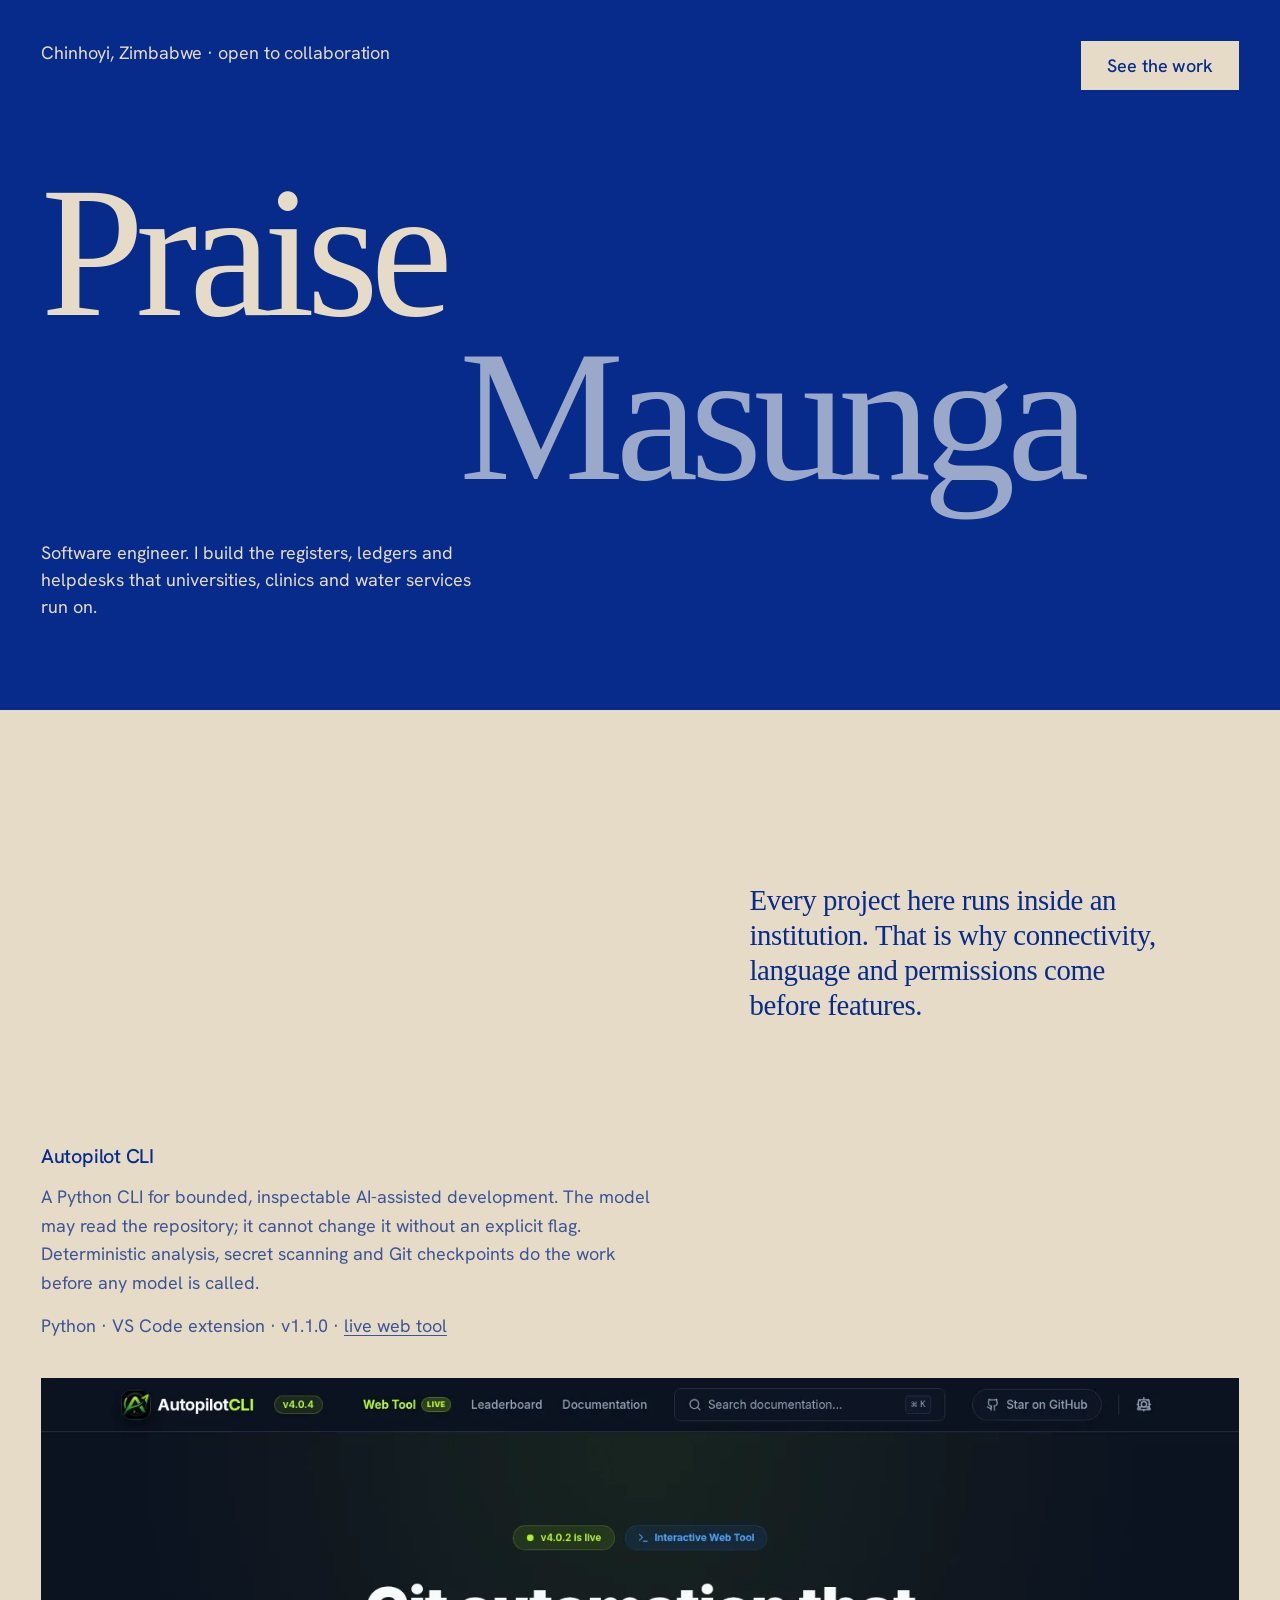
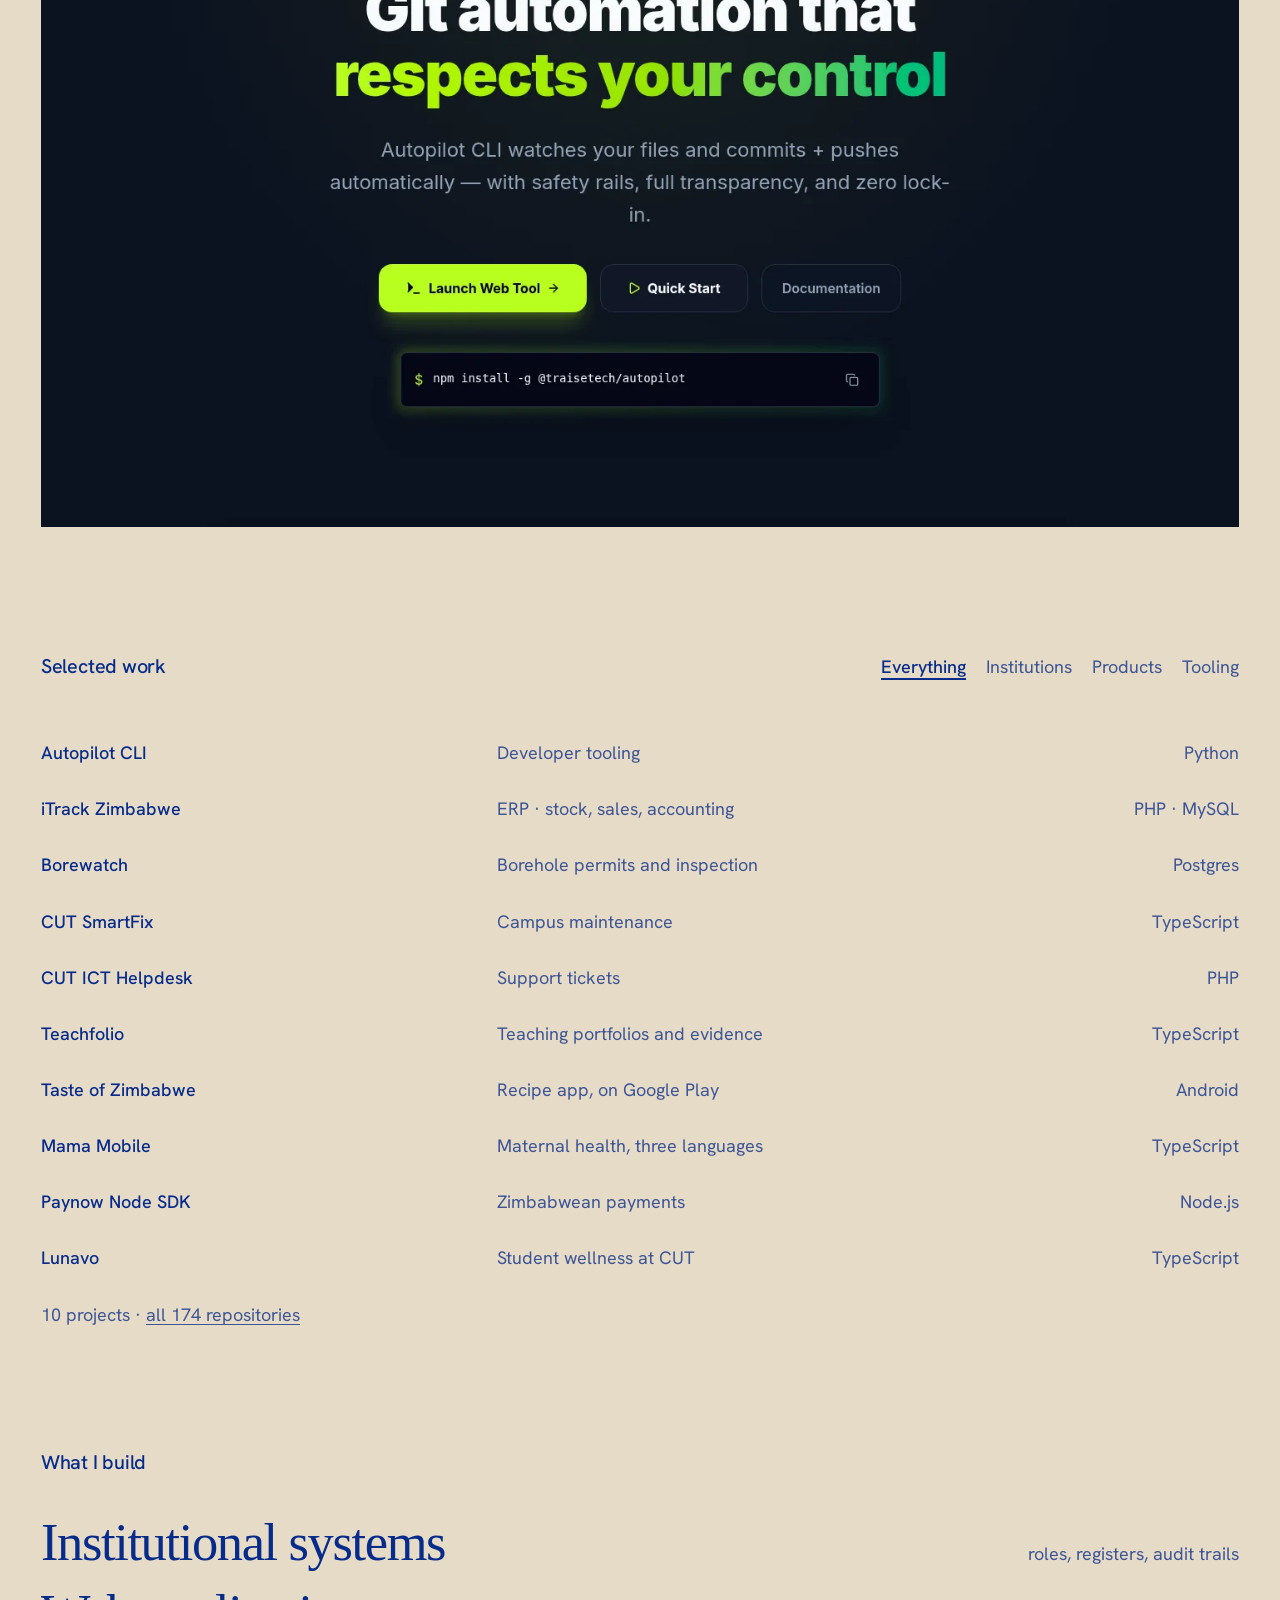
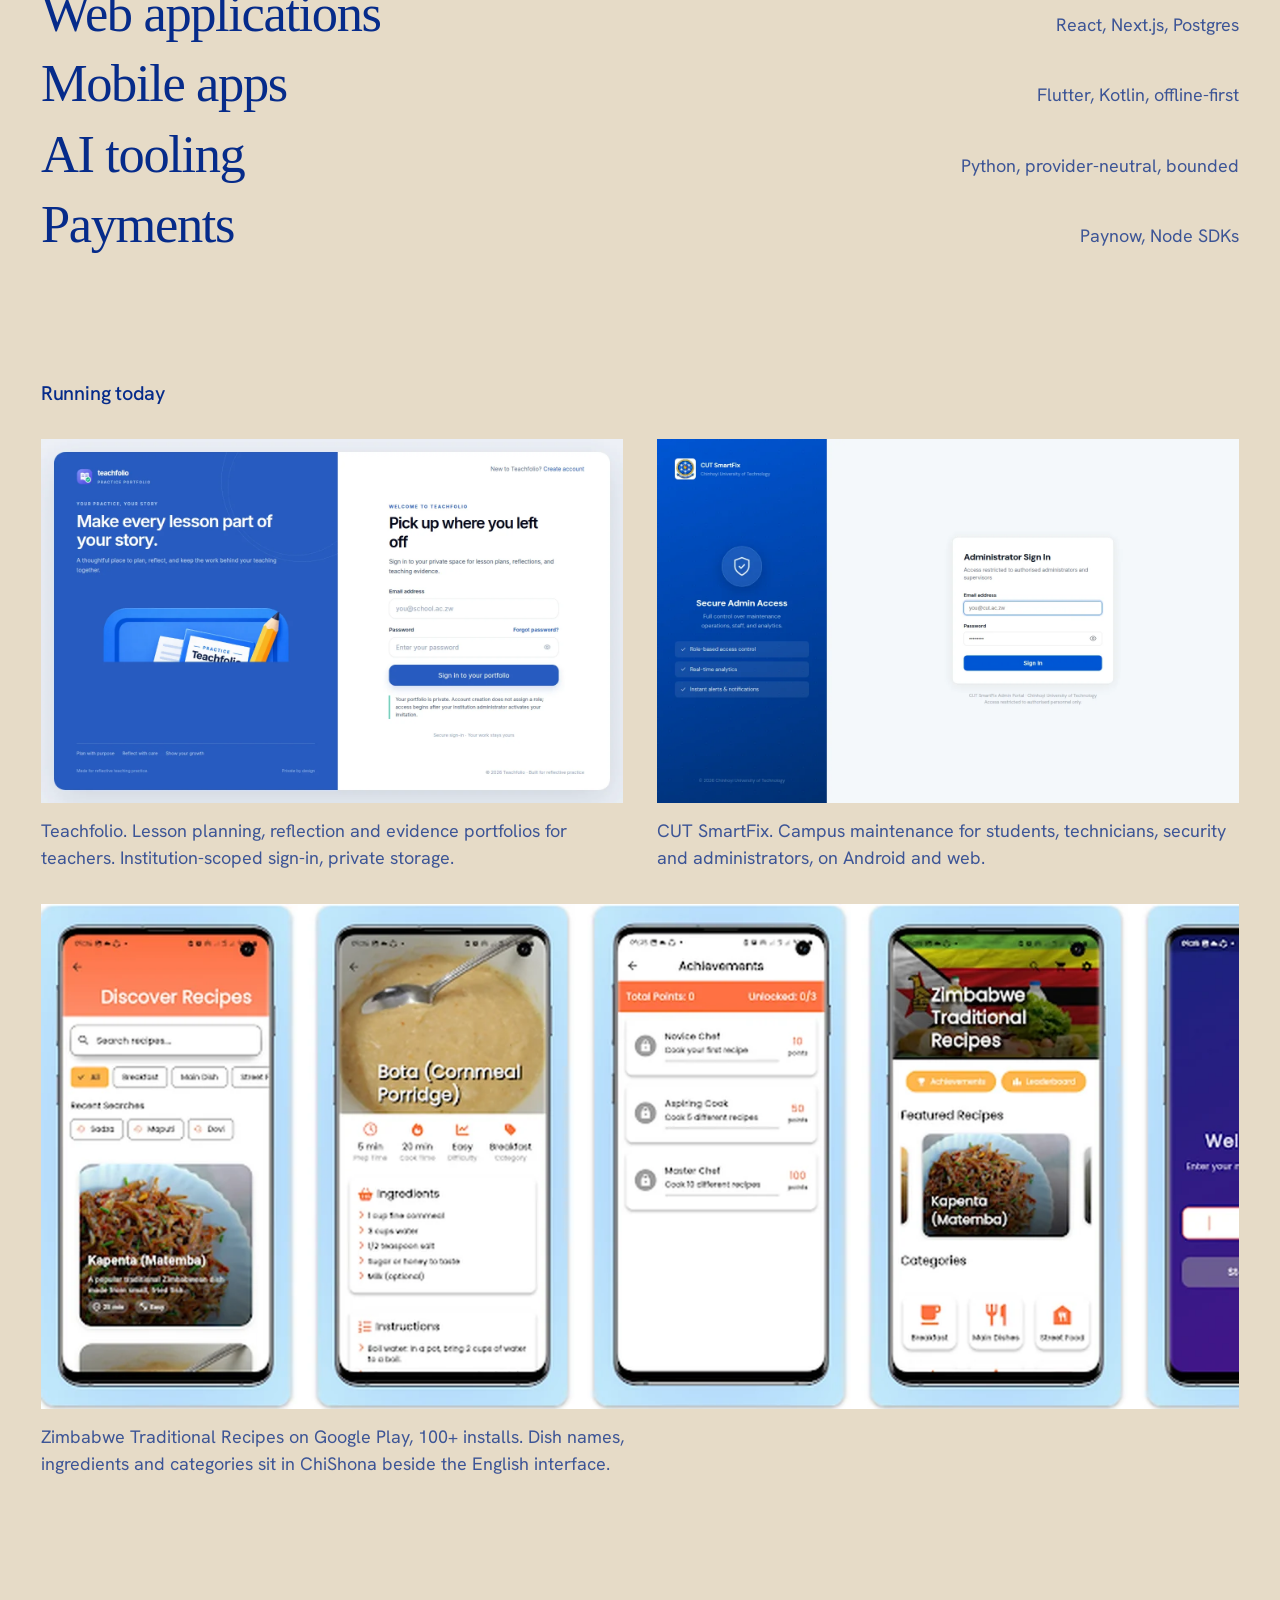
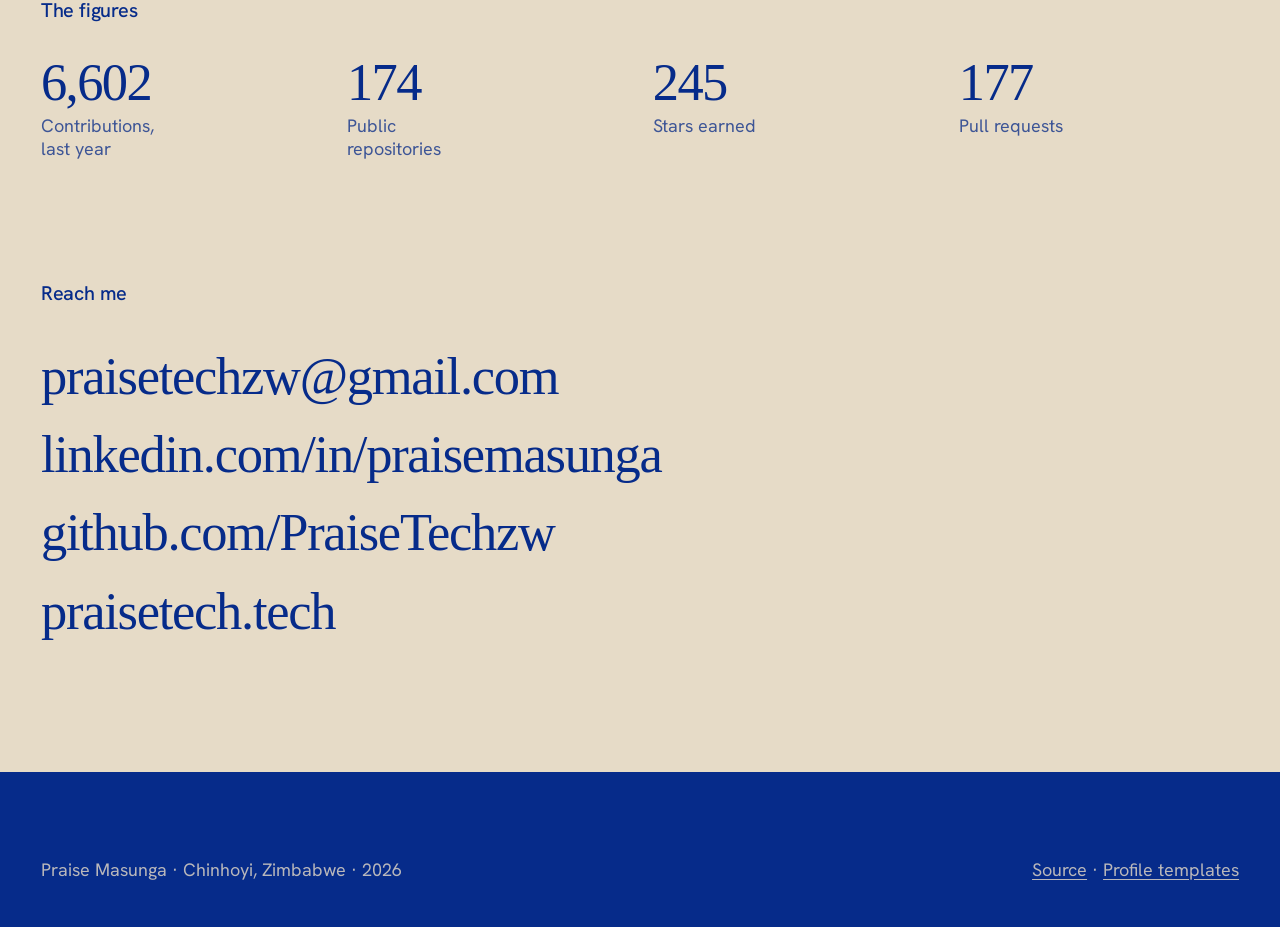
<file: site/index.html>
<!doctype html>
<html lang="en">
<head>
<meta charset="utf-8">
<meta name="viewport" content="width=device-width, initial-scale=1">
<title>Praise Masunga, software engineer in Chinhoyi</title>
<meta name="description" content="Praise Masunga builds web, mobile and AI systems for universities, clinics, water services and small businesses in Zimbabwe. Selected work, live products and contact.">
<link rel="canonical" href="https://praisetechzw.github.io/PraiseTechzw/">
<link rel="icon" href="./favicon.svg" type="image/svg+xml">
<meta name="theme-color" content="#062b8a">
<meta property="og:type" content="website">
<meta property="og:title" content="Praise Masunga, software engineer in Chinhoyi">
<meta property="og:description" content="Institutional software, mobile products and AI tooling, built in Zimbabwe.">
<meta property="og:url" content="https://praisetechzw.github.io/PraiseTechzw/">
<meta property="og:image" content="https://praisetechzw.github.io/PraiseTechzw/preview.png">
<meta name="twitter:card" content="summary_large_image">
<link rel="preconnect" href="https://api.fontshare.com">
<link rel="preconnect" href="https://cdn.fontshare.com" crossorigin>
<link rel="preconnect" href="https://fonts.googleapis.com">
<link rel="preconnect" href="https://fonts.gstatic.com" crossorigin>
<link href="https://api.fontshare.com/v2/css?f[]=zodiak@100,300,400&display=swap" rel="stylesheet">
<link href="https://fonts.googleapis.com/css2?family=Hanken+Grotesk:wght@400;500&display=swap" rel="stylesheet">
<link rel="stylesheet" href="./styles.css">
<script>document.documentElement.classList.add('js')</script>
<script type="application/ld+json">
{"@context":"https://schema.org","@type":"Person","name":"Praise Masunga","jobTitle":"Software engineer","url":"https://praisetech.tech","address":{"@type":"PostalAddress","addressLocality":"Chinhoyi","addressCountry":"ZW"},"sameAs":["https://github.com/PraiseTechzw","https://www.linkedin.com/in/praisemasunga/","https://x.com/praisetech_zw"]}
</script>
</head>
<body>

<header class="hero">
  <p class="hero-place">Chinhoyi, Zimbabwe<span class="place-more"> · open to collaboration</span></p>
  <a class="hero-action" href="#work">See the work</a>

  <div class="hero-body">
    <h1 class="hero-name"><span class="ink-a">Praise</span><span class="ink-b">Masunga</span></h1>
    <p class="hero-note">Software engineer. I build the registers, ledgers and helpdesks that universities, clinics and water services run on.</p>
  </div>
</header>

<main>

  <section class="say" aria-labelledby="say-h">
    <h2 class="section-head" id="say-h">Where the work comes from</h2>
    <p class="say-text">Every project here runs inside an institution. That is why connectivity, language and permissions come before features.</p>
  </section>

  <section class="plate-section" aria-labelledby="flagship-h">
    <div class="plate-copy">
      <h2 class="section-head" id="flagship-h">Autopilot CLI</h2>
      <p class="plate-note">A Python CLI for bounded, inspectable AI-assisted development. The model may read the repository; it cannot change it without an explicit flag. Deterministic analysis, secret scanning and Git checkpoints do the work before any model is called.</p>
      <p class="plate-meta">Python · VS Code extension · v1.1.0 · <a href="https://autopilot-cli.praisetech.tech/">live web tool</a></p>
    </div>
    <figure class="plate plate-wide">
      <img src="./plates/autopilot.webp" width="1440" height="900" alt="Autopilot CLI website: headline reads 'Git automation that respects your control', with a launch button and install command.">
    </figure>
  </section>

  <section class="ledger-section" aria-labelledby="work-h">
    <div class="ledger-head">
      <h2 class="section-head" id="work-h">Selected work</h2>
      <div class="filter" role="group" aria-label="Filter projects">
        <button type="button" class="filter-btn" data-filter="all" aria-pressed="true">Everything</button>
        <button type="button" class="filter-btn" data-filter="institution" aria-pressed="false">Institutions</button>
        <button type="button" class="filter-btn" data-filter="product" aria-pressed="false">Products</button>
        <button type="button" class="filter-btn" data-filter="tooling" aria-pressed="false">Tooling</button>
      </div>
    </div>

    <ul class="ledger" id="work">
      <li class="row" data-tags="tooling">
        <a href="https://github.com/PraiseTechzw/autopilot-cli"><span class="row-name">Autopilot CLI</span><span class="row-kind">Developer tooling</span><span class="row-stack">Python</span></a>
      </li>
      <li class="row" data-tags="institution">
        <a href="https://github.com/PraiseTechzw/itrack-zimbabwe"><span class="row-name">iTrack Zimbabwe</span><span class="row-kind">ERP · stock, sales, accounting</span><span class="row-stack">PHP · MySQL</span></a>
      </li>
      <li class="row" data-tags="institution">
        <a href="https://github.com/PraiseTechzw/borewatch"><span class="row-name">Borewatch</span><span class="row-kind">Borehole permits and inspection</span><span class="row-stack">Postgres</span></a>
      </li>
      <li class="row" data-tags="institution">
        <a href="https://github.com/PraiseTechzw/cut-smartfix"><span class="row-name">CUT SmartFix</span><span class="row-kind">Campus maintenance</span><span class="row-stack">TypeScript</span></a>
      </li>
      <li class="row" data-tags="institution">
        <a href="https://github.com/PraiseTechzw/CUT-ICT-HELPDESK"><span class="row-name">CUT ICT Helpdesk</span><span class="row-kind">Support tickets</span><span class="row-stack">PHP</span></a>
      </li>
      <li class="row" data-tags="institution product">
        <a href="https://github.com/PraiseTechzw/teachfolio"><span class="row-name">Teachfolio</span><span class="row-kind">Teaching portfolios and evidence</span><span class="row-stack">TypeScript</span></a>
      </li>
      <li class="row" data-tags="product">
        <a href="https://github.com/PraiseTechzw/recipe"><span class="row-name">Taste of Zimbabwe</span><span class="row-kind">Recipe app, on Google Play</span><span class="row-stack">Android</span></a>
      </li>
      <li class="row" data-tags="product">
        <a href="https://github.com/PraiseTechzw/mama-mobile"><span class="row-name">Mama Mobile</span><span class="row-kind">Maternal health, three languages</span><span class="row-stack">TypeScript</span></a>
      </li>
      <li class="row" data-tags="tooling product">
        <a href="https://github.com/PraiseTechzw/Paynow-NodeJS-SDK"><span class="row-name">Paynow Node SDK</span><span class="row-kind">Zimbabwean payments</span><span class="row-stack">Node.js</span></a>
      </li>
      <li class="row" data-tags="institution product">
        <a href="https://github.com/PraiseTechzw/Lunavo"><span class="row-name">Lunavo</span><span class="row-kind">Student wellness at CUT</span><span class="row-stack">TypeScript</span></a>
      </li>
    </ul>
    <p class="ledger-foot"><span id="ledger-count">10 projects</span> · <a href="https://github.com/PraiseTechzw?tab=repositories">all <span data-signal="repositories">169</span> repositories</a></p>
  </section>

  <section class="menu-section" aria-labelledby="menu-h">
    <h2 class="section-head" id="menu-h">What I build</h2>
    <ul class="menu">
      <li><span class="menu-item">Institutional systems</span><span class="menu-note">roles, registers, audit trails</span></li>
      <li><span class="menu-item">Web applications</span><span class="menu-note">React, Next.js, Postgres</span></li>
      <li><span class="menu-item">Mobile apps</span><span class="menu-note">Flutter, Kotlin, offline-first</span></li>
      <li><span class="menu-item">AI tooling</span><span class="menu-note">Python, provider-neutral, bounded</span></li>
      <li><span class="menu-item">Payments</span><span class="menu-note">Paynow, Node SDKs</span></li>
    </ul>
  </section>

  <section class="plates" aria-labelledby="plates-h">
    <h2 class="section-head" id="plates-h">Running today</h2>
    <div class="plate-pair">
      <figure class="plate">
        <img src="./plates/teachfolio.webp" width="1440" height="900" alt="Teachfolio sign-in screen: a blue panel reading 'Make every lesson part of your story' beside a login form for teachers.">
        <figcaption>Teachfolio. Lesson planning, reflection and evidence portfolios for teachers. Institution-scoped sign-in, private storage.</figcaption>
      </figure>
      <figure class="plate">
        <img src="./plates/cut-smartfix.webp" width="1440" height="900" alt="CUT SmartFix administrator sign-in screen with role-based access notes.">
        <figcaption>CUT SmartFix. Campus maintenance for students, technicians, security and administrators, on Android and web.</figcaption>
      </figure>
    </div>
    <figure class="plate plate-band">
      <img src="./plates/recipe.webp" width="1420" height="598" alt="Four screens of the Zimbabwe Traditional Recipes app: a recipe search list, a Bota recipe with ingredients, an achievements screen, and a featured-recipes home screen.">
      <figcaption>Zimbabwe Traditional Recipes on Google Play, 100+ installs. Dish names, ingredients and categories sit in ChiShona beside the English interface.</figcaption>
    </figure>
  </section>

  <section class="figures" aria-labelledby="figures-h">
    <h2 class="section-head" id="figures-h">The figures</h2>
    <dl class="figure-row">
      <div><dt>Contributions, last year</dt><dd data-signal="contributions">6,214</dd></div>
      <div><dt>Public repositories</dt><dd data-signal="repositories">169</dd></div>
      <div><dt>Stars earned</dt><dd data-signal="stars">242</dd></div>
      <div><dt>Pull requests</dt><dd data-signal="pullRequests">115</dd></div>
    </dl>
  </section>

  <section class="contact" aria-labelledby="contact-h">
    <h2 class="section-head" id="contact-h">Reach me</h2>
    <ul class="address">
      <li><a href="mailto:praisetechzw@gmail.com">praisetechzw@gmail.com</a></li>
      <li><a href="https://www.linkedin.com/in/praisemasunga/">linkedin.com/in/praisemasunga</a></li>
      <li><a href="https://github.com/PraiseTechzw">github.com/PraiseTechzw</a></li>
      <li><a href="https://praisetech.tech">praisetech.tech</a></li>
    </ul>
  </section>

</main>

<footer class="colophon">
  <p>Praise Masunga · Chinhoyi, Zimbabwe · 2026</p>
  <p><a href="https://github.com/PraiseTechzw/PraiseTechzw">Source</a> · <a href="https://github.com/PraiseTechzw/PraiseTechzw/tree/main/templates">Profile templates</a></p>
</footer>

<script>
(function () {
  var reduce = window.matchMedia('(prefers-reduced-motion: reduce)').matches;

  // Reveal on scroll, with a hard fallback so nothing stays hidden.
  var targets = document.querySelectorAll('.say-text, .section-head, .plate-note, .plate-meta, .row, .menu li, .figure-row div, .address li, .colophon p, .plate, .ledger-foot');
  if (reduce || !('IntersectionObserver' in window)) {
    targets.forEach(function (el) { el.classList.add('in'); });
  } else {
    var io = new IntersectionObserver(function (entries) {
      entries.forEach(function (e) {
        if (e.isIntersecting) { e.target.classList.add('in'); io.unobserve(e.target); }
      });
    }, { rootMargin: '0px 0px -8% 0px', threshold: 0.08 });
    targets.forEach(function (el) { el.classList.add('reveal'); io.observe(el); });
    setTimeout(function () { targets.forEach(function (el) { el.classList.add('in'); }); }, 2500);
  }

  // The figures mirror the README plate. The committed values are the fallback;
  // signals.json is refreshed by the same workflow so the two never drift.
  fetch('./signals.json', { cache: 'no-store' })
    .then(function (r) { return r.ok ? r.json() : null; })
    .then(function (s) {
      if (!s) return;
      var nf = new Intl.NumberFormat('en-US');
      document.querySelectorAll('[data-signal]').forEach(function (el) {
        var v = s[el.dataset.signal];
        if (typeof v === 'number') el.textContent = nf.format(v);
      });
    })
    .catch(function () {});

  // Ledger filter.
  var buttons = document.querySelectorAll('.filter-btn');
  var rows = document.querySelectorAll('.row');
  var count = document.getElementById('ledger-count');

  buttons.forEach(function (btn) {
    btn.addEventListener('click', function () {
      var f = btn.dataset.filter;
      buttons.forEach(function (b) { b.setAttribute('aria-pressed', String(b === btn)); });
      var shown = 0;
      rows.forEach(function (row) {
        var tags = (row.dataset.tags || '').split(' ');
        var match = f === 'all' || tags.indexOf(f) !== -1;
        row.hidden = !match;
        if (match) shown++;
      });
      count.textContent = shown + (shown === 1 ? ' project' : ' projects');
    });
  });
})();
</script>
</body>
</html>
</file>
<file: site/styles.css>
:root {
  --sand: #e6dbc7;
  --sand-deep: #dbcdb4;
  --cobalt: #062b8a;
  --cobalt-deep: #02143d;
  --cobalt-soft: #3d5596;

  --pad: clamp(20px, 3.2vw, 52px);
  --gap: clamp(76px, 9.5vw, 168px);

  --t-display: clamp(4.25rem, 14.5vw, 12.5rem);
  --t-menu: clamp(1.7rem, 4.1vw, 3.4rem);
  --t-say: clamp(1.5rem, 2.25vw, 2.25rem);
  --t-head: clamp(1.2rem, 1.55vw, 1.7rem);
  --t-body: clamp(1.125rem, 1.1vw, 1.25rem);

  --display: "Zodiak", "Iowan Old Style", "Palatino Linotype", Palatino, Georgia, serif;
  --text: "Hanken Grotesk", -apple-system, BlinkMacSystemFont, "Segoe UI", Helvetica, Arial, sans-serif;
}

*, *::before, *::after { box-sizing: border-box; }

html {
  -webkit-text-size-adjust: 100%;
  scroll-behavior: smooth;
}

body {
  margin: 0;
  background: var(--sand);
  color: var(--cobalt);
  font-family: var(--text);
  font-size: var(--t-body);
  line-height: 1.55;
  font-weight: 400;
  -webkit-font-smoothing: antialiased;
  overflow-x: hidden;
}

h1, h2, p, dl, dd, dt, figure, figcaption, ul, li { margin: 0; padding: 0; }
ul { list-style: none; }

a { color: inherit; }

img { display: block; max-width: 100%; height: auto; }

:focus-visible {
  outline: 2px solid var(--cobalt);
  outline-offset: 4px;
  border-radius: 2px;
}

/* ---------- hero ---------- */

.hero {
  position: relative;
  isolation: isolate;
  min-height: 0;
  background: var(--cobalt);
  color: var(--sand);
  padding: var(--pad) var(--pad) clamp(52px, 7vw, 108px);
  display: grid;
  grid-template-rows: auto auto;
  grid-template-columns: minmax(0, 1fr);
}

.hero-place,
.hero-action {
  font-size: var(--t-body);
  line-height: 1.3;
  letter-spacing: -0.005em;
}

.hero-place {
  grid-row: 1;
  color: var(--sand);
  opacity: 0.72;
  align-self: start;
  font-variant-numeric: tabular-nums;
}

.hero-action {
  grid-row: 1;
  justify-self: end;
  align-self: start;
  display: inline-block;
  padding: 13px 26px;
  background: var(--sand);
  color: var(--cobalt);
  text-decoration: none;
  font-weight: 500;
  transition: background 0.18s ease, color 0.18s ease;
}

.hero-action:hover { background: #f2e9da; }
.hero-action:active { transform: translateY(1px); }

.hero-name {
  font-family: var(--display);
  font-weight: 100;
  font-size: var(--t-display);
  line-height: 0.88;
  letter-spacing: -0.045em;
}

.hero-body {
  grid-row: 2;
  align-self: start;
  padding-top: clamp(34px, 9vh, 120px);
  display: grid;
  grid-template-columns: minmax(0, 1fr);
  gap: clamp(26px, 3.2vw, 52px);
}

.hero-name span { display: block; }
.ink-a { color: var(--sand); }
.ink-b { color: #9aa8c9; text-align: right; }

.hero-note {
  max-width: 44ch;
  color: var(--sand);
  opacity: 0.86;
  font-size: var(--t-body);
  line-height: 1.5;
  text-wrap: pretty;
}

/* ---------- page rhythm ---------- */

main > section {
  padding: var(--gap) var(--pad) 0;
  width: min(1560px, 100%);
  margin-inline: auto;
}

.section-head {
  font-family: var(--text);
  font-weight: 500;
  font-size: var(--t-head);
  line-height: 1.2;
  letter-spacing: -0.012em;
  color: var(--cobalt);
}

/* ---------- statement ---------- */

.say { display: grid; grid-template-columns: minmax(0, 1fr); }
.say .section-head { margin-bottom: 28px; }

.say-text {
  max-width: 34ch;
  margin-left: auto;
  margin-right: 0;
  font-family: var(--display);
  font-weight: 300;
  font-size: var(--t-say);
  line-height: 1.22;
  letter-spacing: -0.014em;
  text-wrap: pretty;
}

/* ---------- plates ---------- */

.plate-section {
  display: grid;
  gap: clamp(28px, 3vw, 48px);
}

.plate-copy {
  display: grid;
  grid-template-columns: minmax(0, 1fr);
  gap: 14px;
  max-width: 62ch;
}

.plate-note { color: var(--cobalt-soft); line-height: 1.6; }
.plate-meta { color: var(--cobalt-soft); font-variant-numeric: tabular-nums; }
.plate-meta a { text-decoration-thickness: 1px; text-underline-offset: 3px; }

.plate img {
  width: 100%;
  background: var(--sand-deep);
}

.plate figcaption {
  margin-top: 14px;
  color: var(--cobalt-soft);
  max-width: 64ch;
  line-height: 1.5;
}

.plate-pair {
  display: grid;
  grid-template-columns: repeat(2, minmax(0, 1fr));
  gap: clamp(20px, 2.6vw, 44px);
  margin-top: clamp(24px, 2.6vw, 40px);
}

.plates .section-head { margin-bottom: 4px; }

.plate-band {
  margin-top: clamp(24px, 2.6vw, 40px);
}

/* ---------- ledger ---------- */

.ledger-head {
  display: flex;
  flex-wrap: wrap;
  align-items: baseline;
  justify-content: space-between;
  gap: 16px 32px;
  margin-bottom: clamp(20px, 2.4vw, 36px);
}

.filter {
  display: flex;
  flex-wrap: wrap;
  gap: 4px 20px;
}

.filter-btn {
  appearance: none;
  background: none;
  border: 0;
  padding: 4px 0;
  font: inherit;
  font-size: var(--t-body);
  color: var(--cobalt-soft);
  cursor: pointer;
  transition: color 0.16s ease;
}

.filter-btn:hover { color: var(--cobalt); }

.filter-btn[aria-pressed="true"] {
  color: var(--cobalt);
  font-weight: 500;
  text-decoration: underline;
  text-decoration-thickness: 1.5px;
  text-underline-offset: 5px;
}

.ledger { border-top: 0; }

.row a {
  display: grid;
  grid-template-columns: minmax(0, 1.05fr) minmax(0, 1.15fr) minmax(0, 0.6fr);
  gap: clamp(12px, 2vw, 40px);
  align-items: baseline;
  padding: clamp(11px, 1.1vw, 16px) 0;
  text-decoration: none;
  color: var(--cobalt-soft);
  transition: color 0.18s ease, opacity 0.18s ease;
}

.row-name {
  color: var(--cobalt);
  font-weight: 500;
  font-size: var(--t-body);
  transition: color 0.18s ease;
}

.row-kind,
.row-stack { font-size: var(--t-body); }

.row-stack { text-align: right; font-variant-numeric: tabular-nums; }

.row a:hover,
.row a:focus-visible { color: var(--cobalt); }

@media (hover: hover) {
  .ledger:hover .row:not(:hover) a { opacity: 0.42; }
}

.row[hidden] { display: none; }

.ledger-foot {
  margin-top: clamp(20px, 2vw, 30px);
  color: var(--cobalt-soft);
  font-variant-numeric: tabular-nums;
}

.ledger-foot a { text-underline-offset: 3px; }

/* ---------- menu ---------- */

.menu { margin-top: clamp(20px, 2.6vw, 40px); }

.menu li {
  display: flex;
  align-items: baseline;
  justify-content: space-between;
  gap: 20px;
  padding: clamp(4px, 0.5vw, 9px) 0;
}

.menu-item {
  font-family: var(--display);
  font-weight: 100;
  font-size: var(--t-menu);
  line-height: 1.1;
  letter-spacing: -0.026em;
}

.menu-note {
  color: var(--cobalt-soft);
  font-size: var(--t-body);
  text-align: right;
  flex: none;
}

/* ---------- figures ---------- */

.figure-row {
  display: grid;
  grid-template-columns: repeat(4, minmax(0, 1fr));
  gap: clamp(16px, 2vw, 36px);
  margin-top: clamp(24px, 2.6vw, 40px);
}

.figure-row div {
  display: flex;
  flex-direction: column-reverse;
  justify-content: flex-end;
  gap: 6px;
}

.figure-row dd {
  font-family: var(--display);
  font-weight: 300;
  font-size: var(--t-menu);
  line-height: 1;
  letter-spacing: -0.03em;
  font-variant-numeric: tabular-nums;
}

.figure-row dt {
  color: var(--cobalt-soft);
  font-size: var(--t-body);
  line-height: 1.3;
  max-width: 14ch;
}

/* ---------- contact ---------- */

.address { margin-top: clamp(20px, 2.4vw, 36px); }

.address a {
  display: block;
  padding: clamp(6px, 0.7vw, 12px) 0;
  text-decoration: none;
  font-family: var(--display);
  font-weight: 300;
  font-size: var(--t-menu);
  line-height: 1.15;
  letter-spacing: -0.024em;
  overflow-wrap: anywhere;
  color: var(--cobalt);
  transition: color 0.18s ease;
}

.address a:hover { color: var(--cobalt-deep); }

/* ---------- colophon ---------- */

.colophon {
  margin-top: var(--gap);
  background: var(--cobalt);
  color: var(--sand);
  padding: clamp(40px, 5vw, 80px) var(--pad);
  display: flex;
  flex-wrap: wrap;
  gap: 12px 40px;
  justify-content: space-between;
  align-items: baseline;
  font-size: var(--t-body);
}

.colophon p { opacity: 0.8; }
.colophon a { text-underline-offset: 3px; }

/* ---------- motion ---------- */

@keyframes rise {
  from { opacity: 0; transform: translateY(0.16em); }
  to   { opacity: 1; transform: none; }
}

@keyframes fade {
  from { opacity: 0; }
  to   { opacity: 1; }
}

@media (prefers-reduced-motion: no-preference) {
  html.js .hero-name span {
    animation: rise 1s cubic-bezier(0.19, 0.8, 0.28, 1) both;
  }
  html.js .ink-a { animation-delay: 0.04s; }
  html.js .ink-b { animation-delay: 0.13s; }
  html.js .hero-place,
  html.js .hero-action { animation: fade 0.8s ease both 0.3s; }
  html.js .hero-note { animation: fade 0.9s ease both 0.45s; }
}

.reveal {
  opacity: 0;
  transform: translateY(20px);
}

.reveal.in {
  opacity: 1;
  transform: none;
  transition: opacity 0.68s ease, transform 0.68s cubic-bezier(0.19, 0.8, 0.28, 1);
}

.row.reveal { transform: translateY(10px); }

html.js .row.in:nth-child(2) { transition-delay: 0.03s; }
html.js .row.in:nth-child(3) { transition-delay: 0.06s; }
html.js .row.in:nth-child(4) { transition-delay: 0.09s; }
html.js .row.in:nth-child(5) { transition-delay: 0.12s; }
html.js .row.in:nth-child(6) { transition-delay: 0.15s; }
html.js .row.in:nth-child(7) { transition-delay: 0.18s; }
html.js .row.in:nth-child(8) { transition-delay: 0.21s; }
html.js .row.in:nth-child(9) { transition-delay: 0.24s; }
html.js .row.in:nth-child(10) { transition-delay: 0.27s; }

html.js .menu li.in:nth-child(2) { transition-delay: 0.05s; }
html.js .menu li.in:nth-child(3) { transition-delay: 0.1s; }
html.js .menu li.in:nth-child(4) { transition-delay: 0.15s; }
html.js .menu li.in:nth-child(5) { transition-delay: 0.2s; }

@media (prefers-reduced-motion: reduce) {
  html { scroll-behavior: auto; }
  .reveal { opacity: 1; transform: none; }
  * { animation-duration: 0.001ms !important; transition-duration: 0.001ms !important; }
}

/* ---------- phone ---------- */

@media (max-width: 900px) {
  .say-text { margin-left: 0; max-width: 40ch; }
}

@media (max-width: 760px) {
  .hero {
    min-height: 0;
    padding-bottom: clamp(40px, 9vw, 72px);
  }

  .hero-body { padding-top: clamp(30px, 14vh, 90px); gap: 22px; }

  .hero-name {
    font-size: clamp(3.4rem, 19.5vw, 7rem);
    letter-spacing: -0.045em;
    line-height: 0.92;
  }
  .ink-b { text-align: left; }

  .hero-note {
    max-width: 30ch;
    padding-bottom: clamp(8px, 3vh, 32px);
  }

  .hero-action { padding: 11px 18px; }

  .say-text {
    max-width: none;
    font-size: var(--t-body);
    line-height: 1.45;
    letter-spacing: -0.006em;
  }

  .plate-pair { grid-template-columns: minmax(0, 1fr); }

  .row a {
    grid-template-columns: minmax(0, 1fr) auto;
    grid-template-areas: "name stack" "kind kind";
    row-gap: 3px;
    column-gap: 16px;
    padding: 14px 0;
  }
  .row-name { grid-area: name; }
  .row-stack { grid-area: stack; }
  .row-kind { grid-area: kind; }

  .menu li {
    flex-direction: column;
    align-items: flex-start;
    gap: 2px;
    padding: 9px 0;
  }
  .menu-note { text-align: left; }

  .figure-row { grid-template-columns: repeat(2, minmax(0, 1fr)); row-gap: 28px; }

  .address a {
    font-size: clamp(1.25rem, 6vw, 1.9rem);
  }

  .colophon { flex-direction: column; }
}

@media (max-width: 760px) {
  .plate-band img {
    aspect-ratio: 16 / 9;
    object-fit: cover;
    object-position: left center;
  }
}

@media (max-width: 430px) {
  .hero-place { font-size: 0.9375rem; }
  .place-more { display: none; }
  .hero-action { padding: 9px 14px; font-size: 0.9375rem; }
}
</file>
